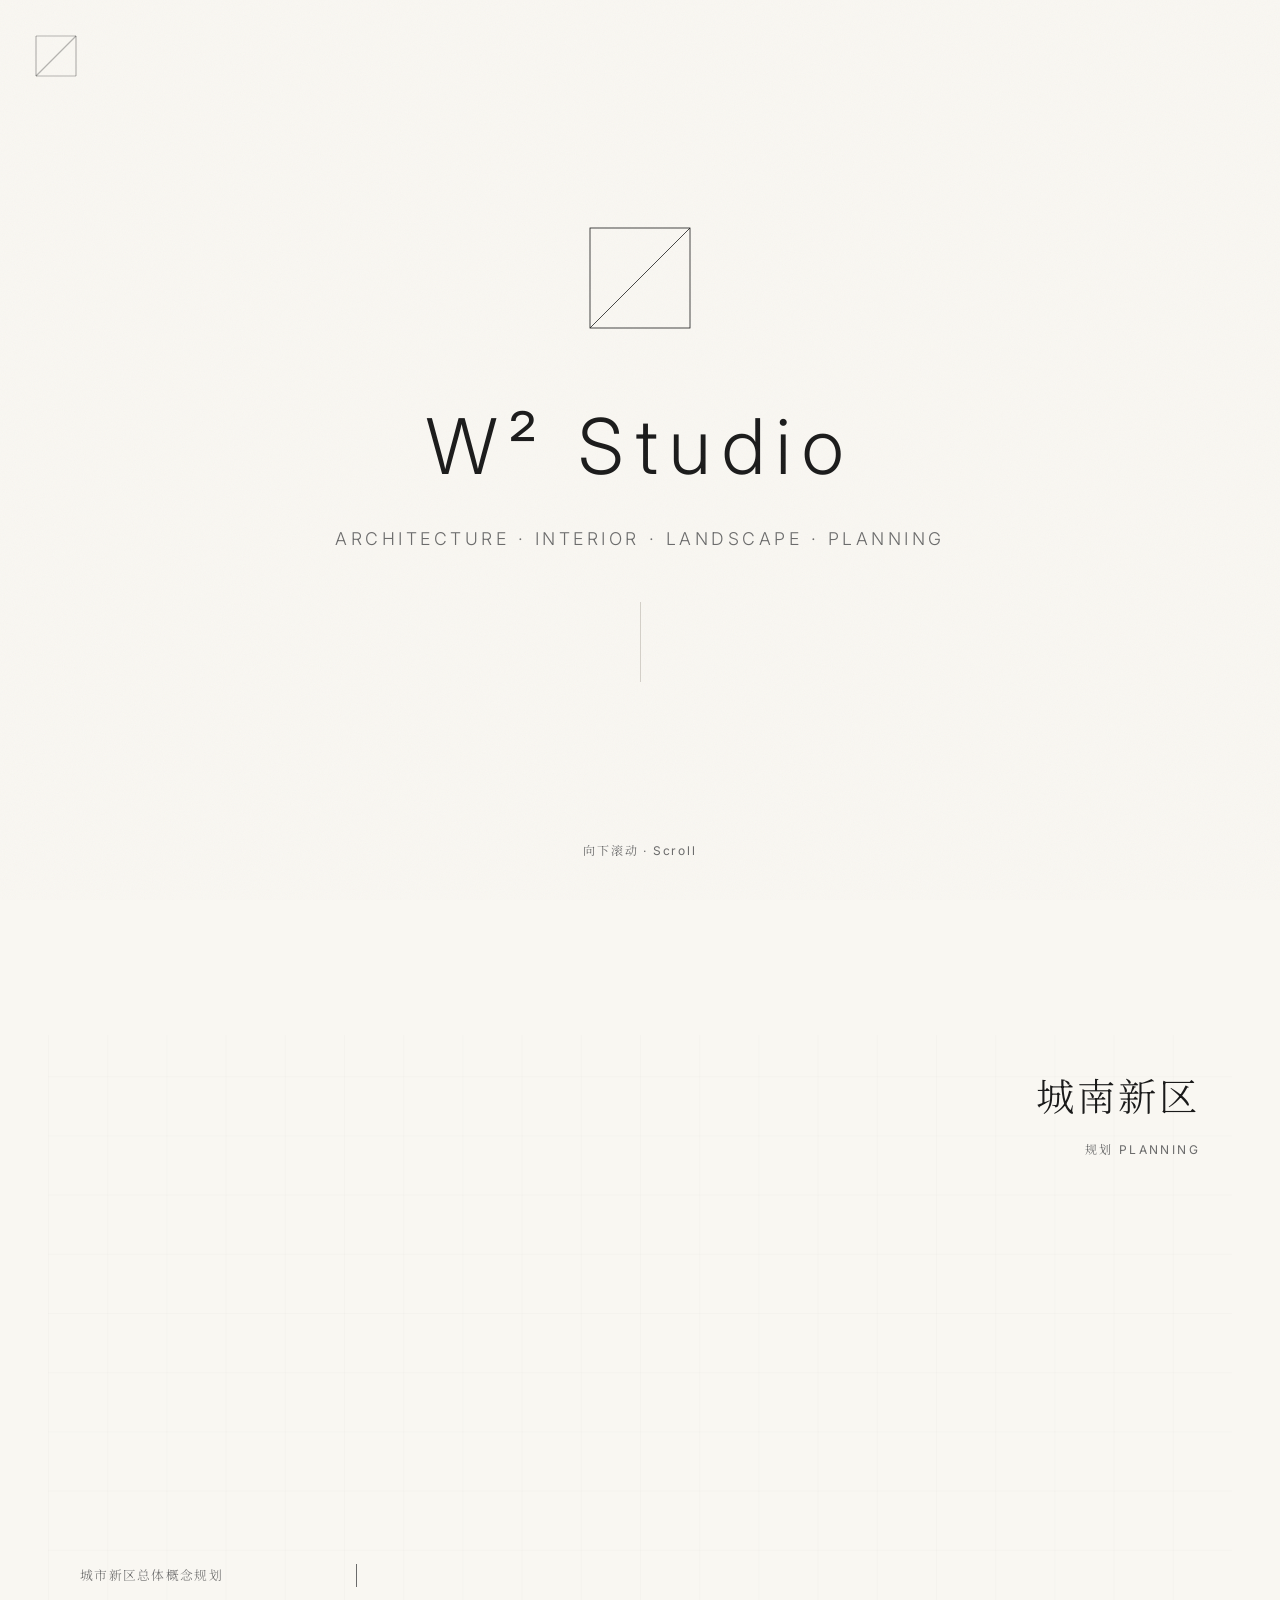
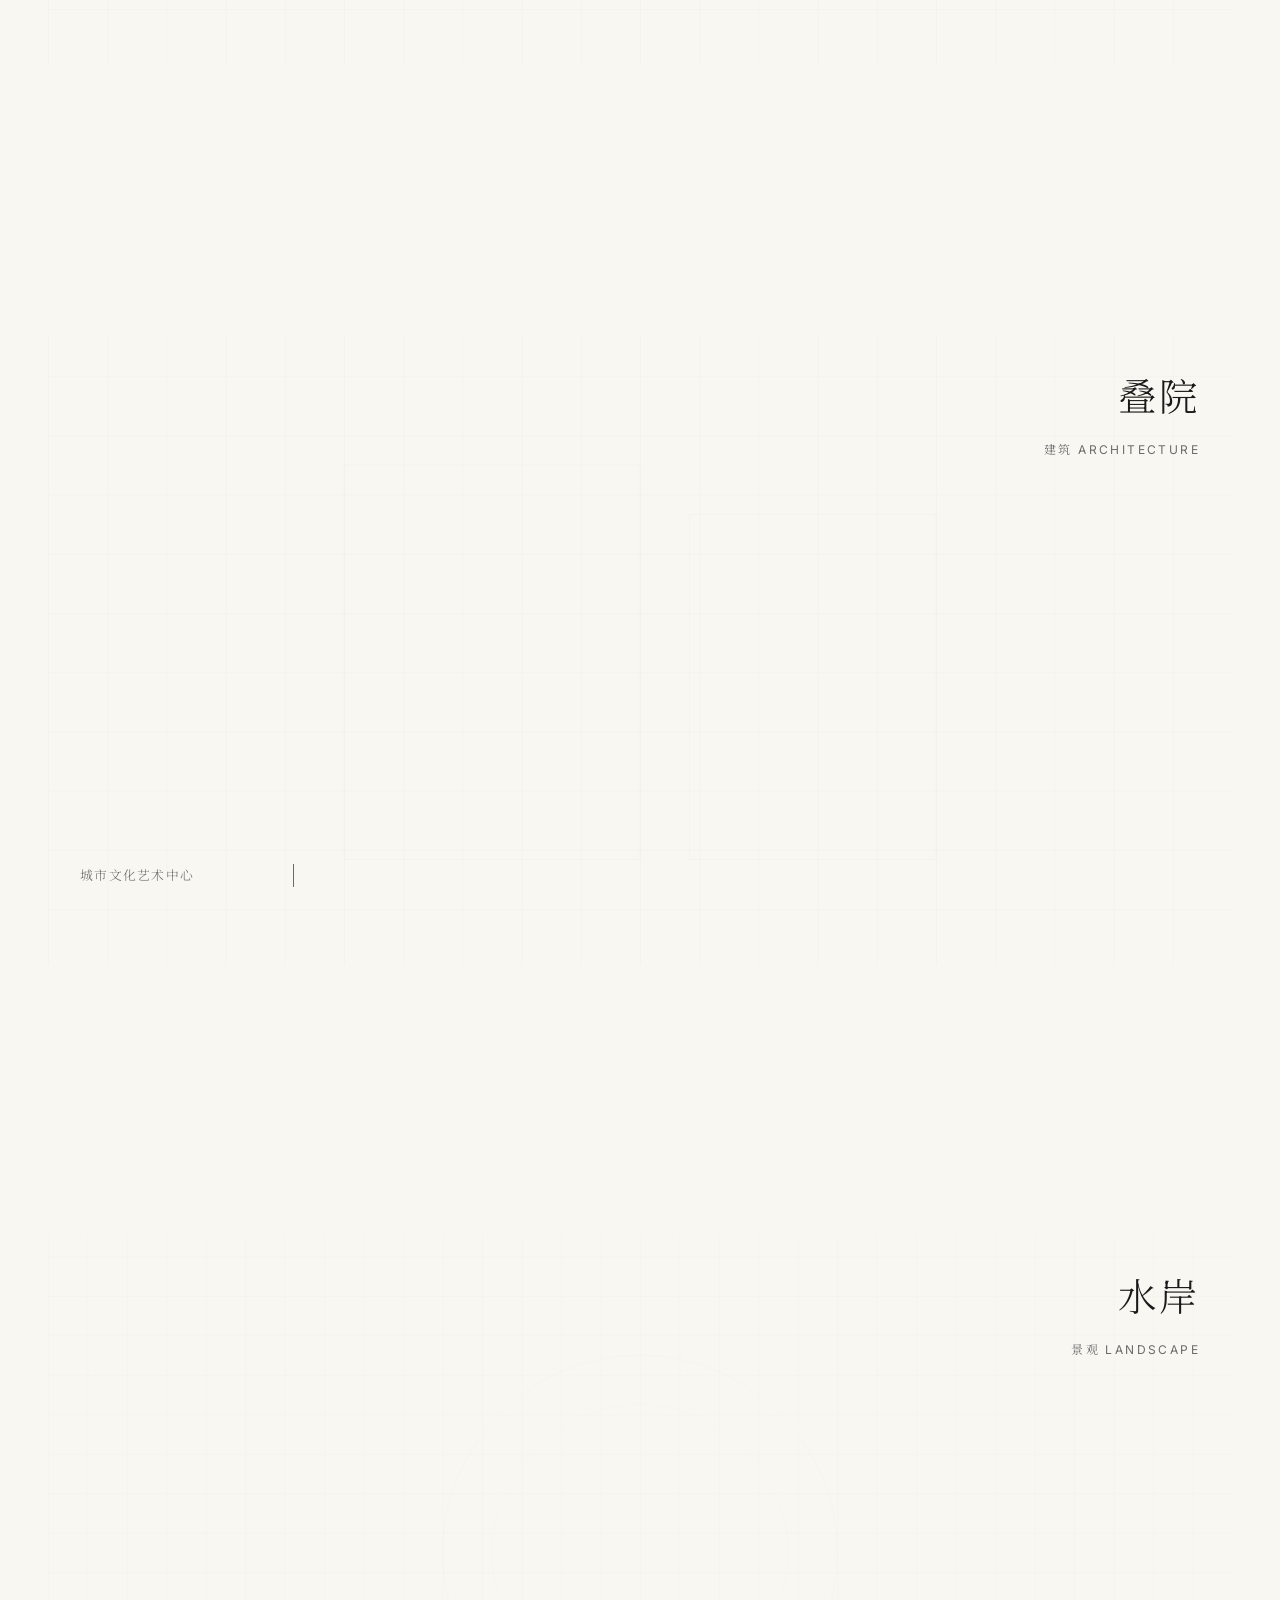
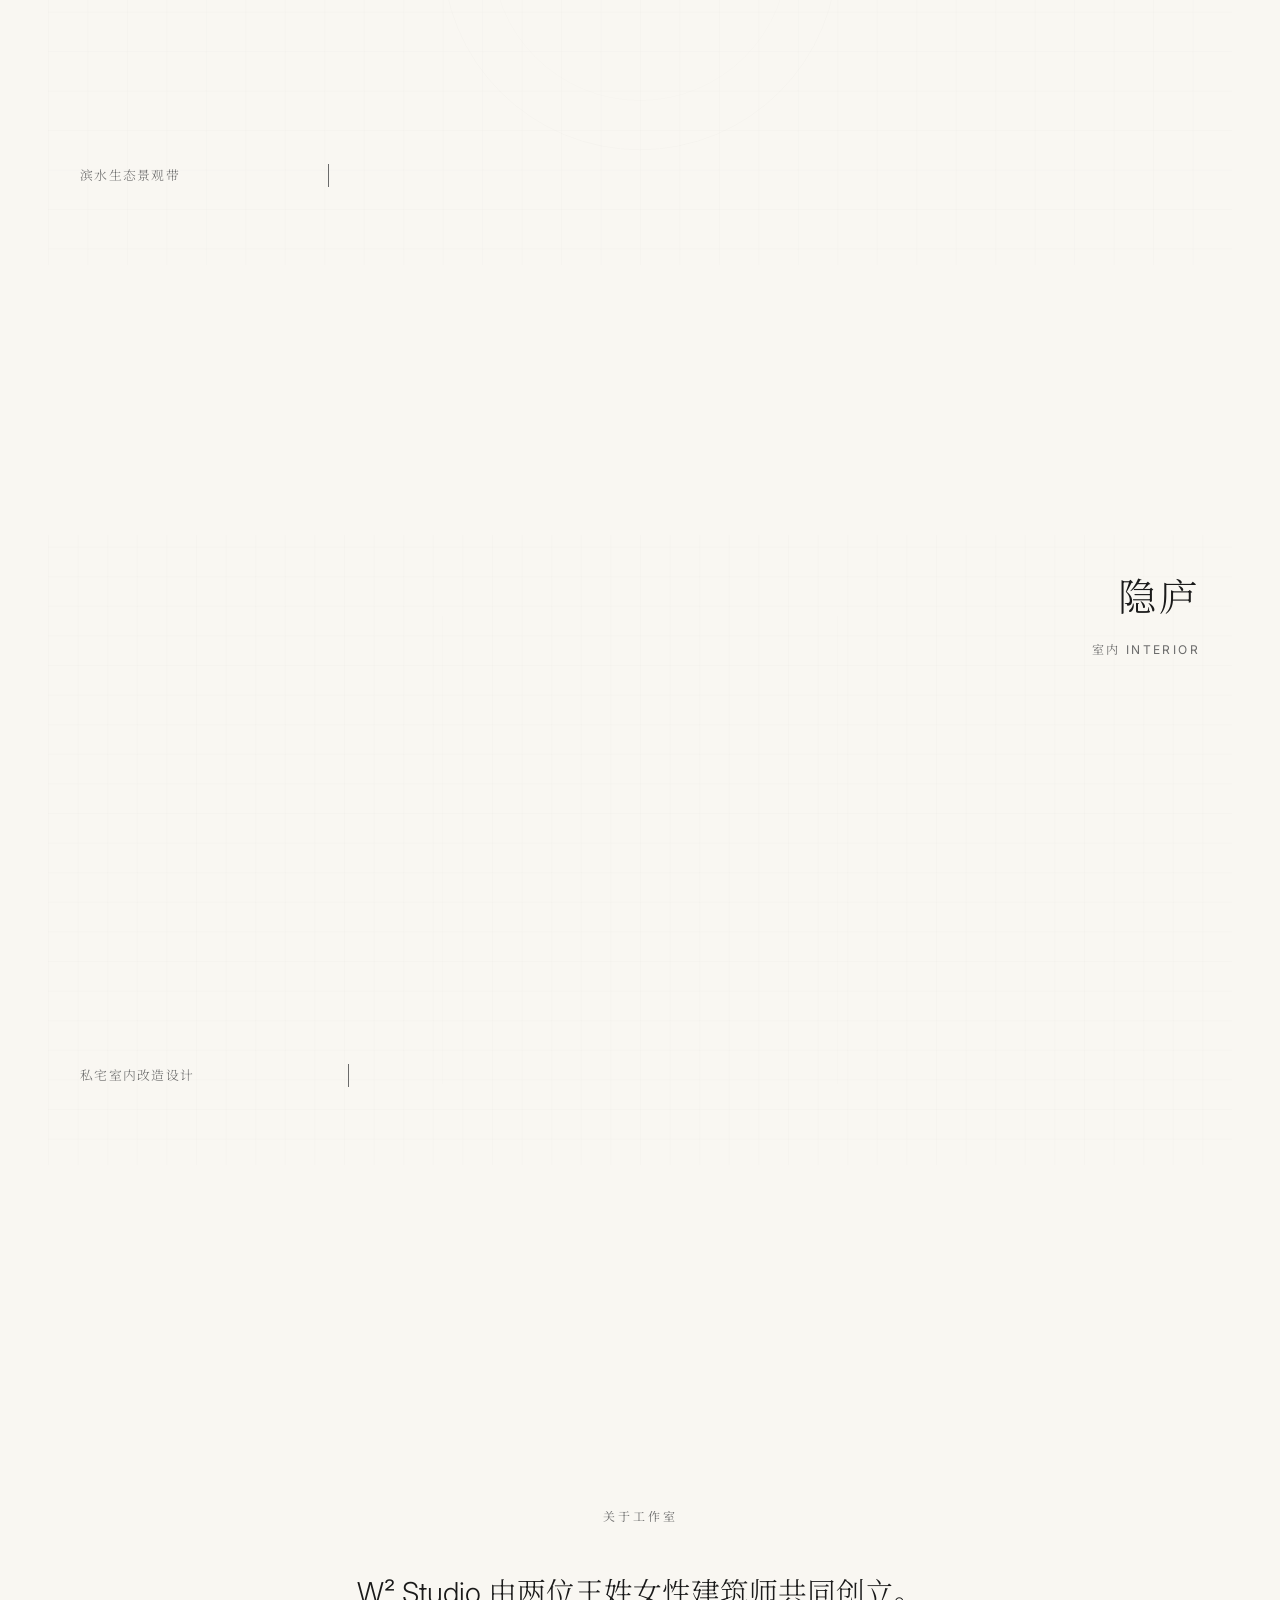
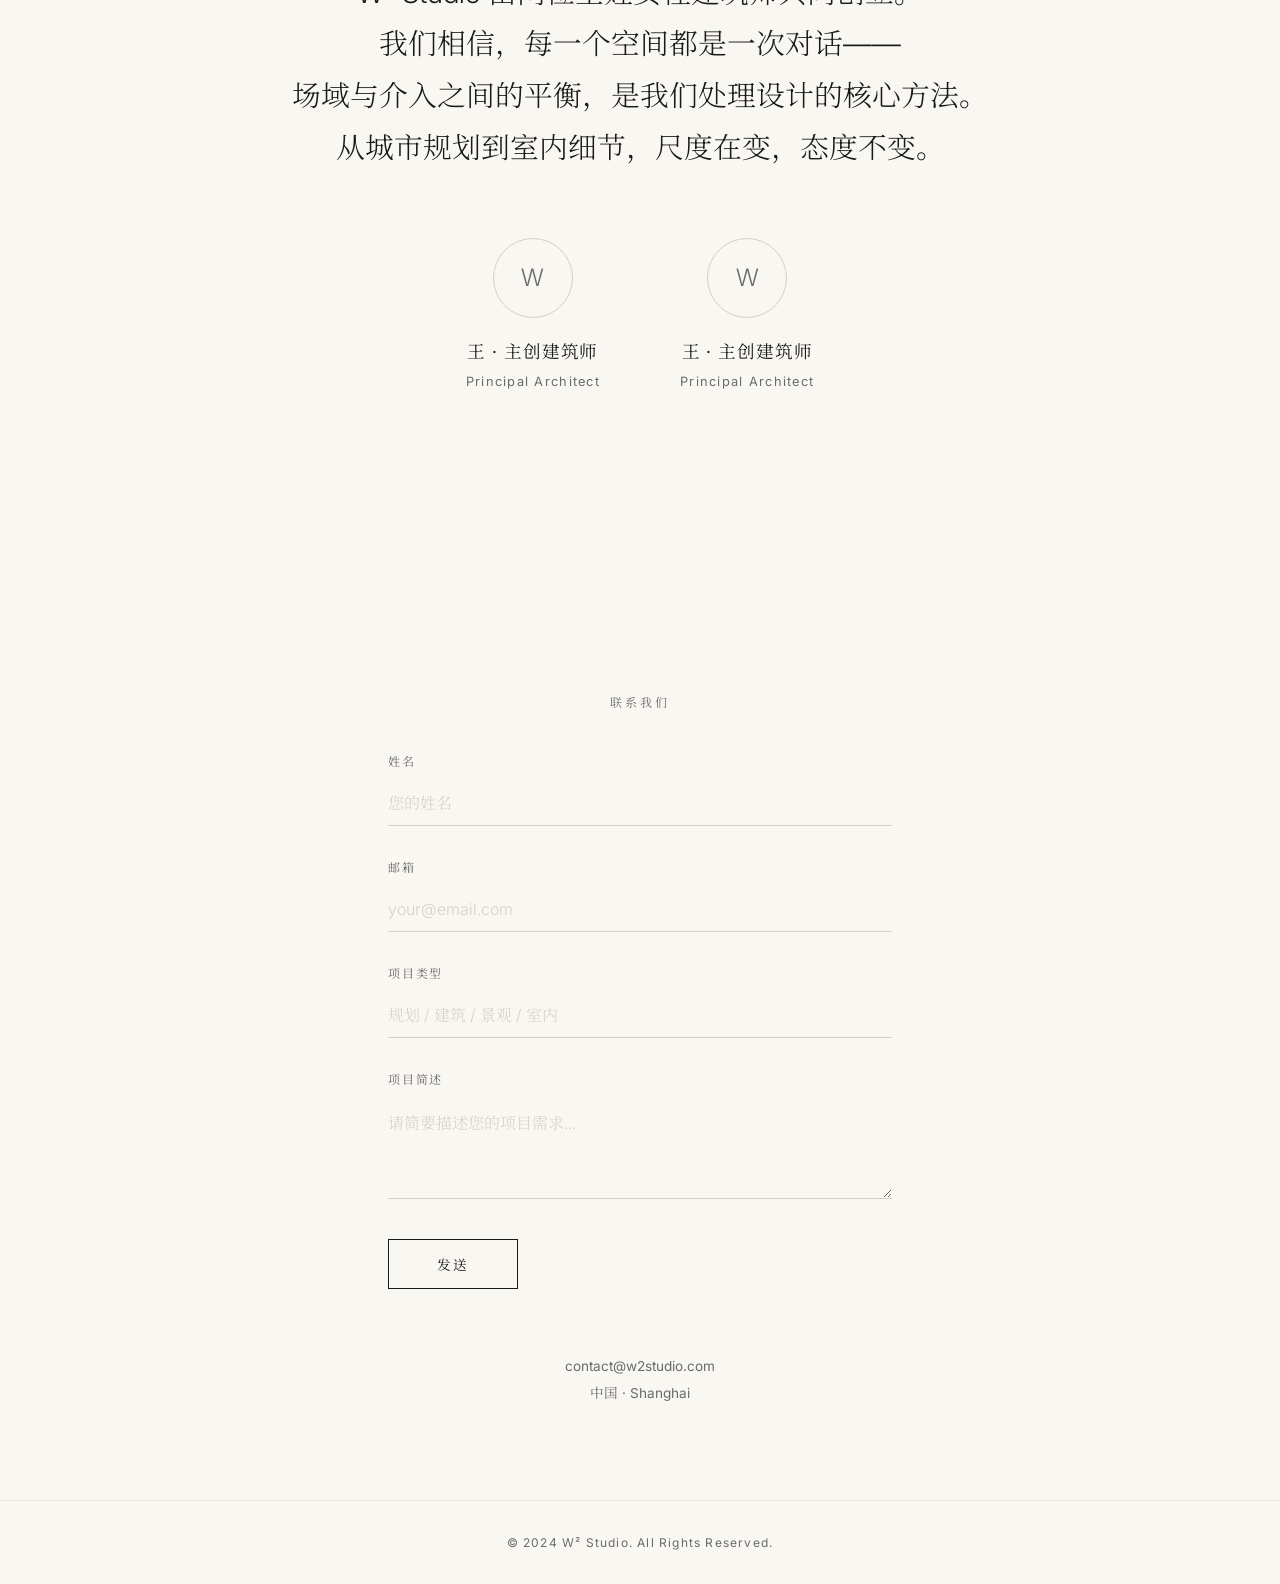
<file: index.html>
<!DOCTYPE html>
<html lang="zh-CN">
<head>
<meta charset="UTF-8">
<meta name="viewport" content="width=device-width, initial-scale=1.0">
<title>W² Studio — Architecture Design</title>
<link rel="preconnect" href="https://fonts.googleapis.com">
<link rel="preconnect" href="https://fonts.gstatic.com" crossorigin>
<link href="https://fonts.googleapis.com/css2?family=Inter:wght@300;400;500&family=Noto+Serif+SC:wght@300;400&display=swap" rel="stylesheet">
<style>
*, *::before, *::after { margin: 0; padding: 0; box-sizing: border-box; }

:root {
  --warm-white: #F9F7F2;
  --charcoal: #1A1A1A;
  --muted: #6B6B6B;
  --light-gray: #D4D0C8;
  --accent: #8B7355;
  --grain-opacity: 0.04;
}

html {
  scroll-behavior: smooth;
  scroll-snap-type: y mandatory;
  overflow-y: scroll;
}

body {
  font-family: 'Inter', 'Noto Serif SC', sans-serif;
  background: var(--warm-white);
  color: var(--charcoal);
  line-height: 1.6;
  overflow-x: hidden;
}

/* Grain texture overlay */
body::before {
  content: '';
  position: fixed;
  inset: 0;
  z-index: 9999;
  pointer-events: none;
  opacity: var(--grain-opacity);
  background-image: url("data:image/svg+xml,%3Csvg viewBox='0 0 256 256' xmlns='http://www.w3.org/2000/svg'%3E%3Cfilter id='noise'%3E%3CfeTurbulence type='fractalNoise' baseFrequency='0.9' numOctaves='4' stitchTiles='stitch'/%3E%3C/filter%3E%3Crect width='100%25' height='100%25' filter='url(%23noise)'/%3E%3C/svg%3E");
  background-repeat: repeat;
  background-size: 256px 256px;
}

/* Reduced motion */
@media (prefers-reduced-motion: reduce) {
  html { scroll-behavior: auto; }
  *, *::before, *::after {
    animation-duration: 0.01ms !important;
    transition-duration: 0.01ms !important;
  }
}

/* ===================== MONOGRAM LOGO ===================== */
.monogram-container {
  position: fixed;
  top: 32px;
  left: 32px;
  z-index: 1000;
  width: 48px;
  height: 48px;
  cursor: pointer;
}

.monogram-svg {
  width: 100%;
  height: 100%;
}

.monogram-svg line {
  stroke: var(--charcoal);
  stroke-width: 1.2;
  fill: none;
  opacity: 0.3;
  transition: opacity 0.4s ease;
}

.monogram-container:hover .monogram-svg line {
  opacity: 1;
}

/* Growth animation — sides are 40 units, diagonal is ~56.6 units */
.monogram-svg .line-top,
.monogram-svg .line-bottom,
.monogram-svg .line-left,
.monogram-svg .line-right {
  stroke-dasharray: 40;
  stroke-dashoffset: 40;
}

.monogram-svg .line-diag {
  stroke-dasharray: 57;
  stroke-dashoffset: 57;
}

.monogram-grown .line-top    { animation: growLine40 0.6s 0.2s ease forwards; }
.monogram-grown .line-right  { animation: growLine40 0.6s 0.35s ease forwards; }
.monogram-grown .line-bottom { animation: growLine40 0.6s 0.5s ease forwards; }
.monogram-grown .line-left   { animation: growLine40 0.6s 0.65s ease forwards; }
.monogram-grown .line-diag   { animation: growLine57 0.5s 0.9s ease forwards; }

@keyframes growLine40 {
  to { stroke-dashoffset: 0; }
}

@keyframes growLine57 {
  to { stroke-dashoffset: 0; }
}

/* Navigation overlay */
.nav-overlay {
  position: fixed;
  inset: 0;
  background: rgba(249, 247, 242, 0.97);
  z-index: 999;
  display: flex;
  align-items: center;
  justify-content: center;
  opacity: 0;
  pointer-events: none;
  transition: opacity 0.5s ease;
}

.nav-overlay.active {
  opacity: 1;
  pointer-events: auto;
}

.nav-links {
  list-style: none;
  text-align: center;
}

.nav-links li {
  margin: 24px 0;
  opacity: 0;
  transform: translateY(20px);
  transition: all 0.4s ease;
}

.nav-overlay.active .nav-links li {
  opacity: 1;
  transform: translateY(0);
}

.nav-overlay.active .nav-links li:nth-child(1) { transition-delay: 0.1s; }
.nav-overlay.active .nav-links li:nth-child(2) { transition-delay: 0.2s; }
.nav-overlay.active .nav-links li:nth-child(3) { transition-delay: 0.3s; }
.nav-overlay.active .nav-links li:nth-child(4) { transition-delay: 0.4s; }

.nav-links a {
  font-size: 2rem;
  font-weight: 300;
  color: var(--charcoal);
  text-decoration: none;
  letter-spacing: 0.08em;
  transition: color 0.3s;
  cursor: pointer;
}

.nav-links a:hover { color: var(--accent); }

/* ===================== SECTIONS ===================== */
section {
  min-height: 100vh;
  scroll-snap-align: start;
  position: relative;
  display: flex;
  align-items: center;
  justify-content: center;
}

/* ===================== HERO ===================== */
.hero {
  flex-direction: column;
  text-align: center;
  padding: 0 24px;
}

.hero-logo {
  width: 120px;
  height: 120px;
  margin-bottom: 48px;
  opacity: 0;
  animation: fadeIn 1.2s 1.4s ease forwards;
}

.hero-logo svg {
  width: 100%;
  height: 100%;
}

.hero-logo svg rect,
.hero-logo svg line {
  stroke: var(--charcoal);
  stroke-width: 0.8;
  fill: none;
}

.hero-title {
  font-size: clamp(2.5rem, 6vw, 5rem);
  font-weight: 300;
  letter-spacing: 0.15em;
  margin-bottom: 16px;
  opacity: 0;
  animation: fadeIn 1s 1.8s ease forwards;
}

.hero-subtitle {
  font-size: clamp(0.9rem, 1.5vw, 1.1rem);
  font-weight: 300;
  color: var(--muted);
  letter-spacing: 0.2em;
  text-transform: uppercase;
  opacity: 0;
  animation: fadeIn 1s 2.2s ease forwards;
}

.hero-line {
  width: 1px;
  height: 80px;
  background: var(--light-gray);
  margin-top: 48px;
  opacity: 0;
  animation: fadeIn 1s 2.6s ease forwards;
}

.hero-scroll-hint {
  position: absolute;
  bottom: 40px;
  font-size: 0.75rem;
  letter-spacing: 0.15em;
  color: var(--muted);
  opacity: 0;
  animation: fadeIn 1s 3s ease forwards, float 3s 3.5s ease-in-out infinite;
}

@keyframes fadeIn {
  to { opacity: 1; }
}

@keyframes float {
  0%, 100% { transform: translateY(0); }
  50% { transform: translateY(8px); }
}

/* ===================== PROJECT SECTIONS ===================== */
.project-section {
  flex-direction: column;
  padding: 80px 48px;
  overflow: hidden;
}

.project-layers {
  position: relative;
  width: 100%;
  max-width: 1200px;
  aspect-ratio: 16/9;
  max-height: 70vh;
}

/* Layer 1: Grid */
.layer-grid {
  position: absolute;
  inset: 0;
  opacity: 0;
  transition: opacity 1s ease;
}

.layer-grid.visible { opacity: 1; }

.layer-grid svg {
  width: 100%;
  height: 100%;
}

/* Layer 2: Technical info (typewriter) */
.layer-info {
  position: absolute;
  bottom: 32px;
  left: 32px;
  z-index: 2;
  font-size: 0.8rem;
  font-weight: 300;
  letter-spacing: 0.1em;
  color: var(--muted);
  line-height: 1.8;
}

.layer-info .typewriter-line {
  overflow: hidden;
  white-space: nowrap;
  opacity: 0;
  border-right: 1px solid var(--muted);
}

.layer-info .typewriter-line.active {
  opacity: 1;
  animation: typing 1.5s steps(30) forwards, blink 0.8s step-end infinite;
}

.layer-info .typewriter-line.done {
  opacity: 1;
  border-right: none;
}

@keyframes typing {
  from { width: 0; }
  to { width: 100%; }
}

@keyframes blink {
  50% { border-color: transparent; }
}

/* Layer 3: Image */
.layer-image {
  position: absolute;
  inset: 0;
  z-index: 3;
  opacity: 0;
  transition: opacity 0.8s ease;
  overflow: hidden;
}

.layer-image.visible { opacity: 1; }

.layer-image .project-render {
  width: 100%;
  height: 100%;
  object-fit: cover;
}

/* Placeholder renders using CSS gradients */
.render-planning {
  background:
    linear-gradient(135deg, rgba(139,115,85,0.15) 0%, transparent 50%),
    linear-gradient(225deg, rgba(100,100,100,0.1) 0%, transparent 50%),
    repeating-linear-gradient(0deg, transparent, transparent 40px, rgba(0,0,0,0.03) 40px, rgba(0,0,0,0.03) 41px),
    repeating-linear-gradient(90deg, transparent, transparent 40px, rgba(0,0,0,0.03) 40px, rgba(0,0,0,0.03) 41px),
    linear-gradient(180deg, #E8E4DC 0%, #D4CFC5 100%);
}

.render-architecture {
  background:
    linear-gradient(180deg, rgba(200,190,175,0.6) 0%, rgba(180,170,155,0.3) 40%, transparent 40%),
    linear-gradient(90deg, transparent 30%, rgba(160,150,135,0.2) 30%, rgba(160,150,135,0.2) 32%, transparent 32%),
    linear-gradient(90deg, transparent 60%, rgba(160,150,135,0.2) 60%, rgba(160,150,135,0.2) 62%, transparent 62%),
    linear-gradient(0deg, rgba(120,110,95,0.15) 0%, transparent 60%),
    linear-gradient(180deg, #DDD8CE 0%, #C8C2B8 100%);
}

.render-landscape {
  background:
    radial-gradient(ellipse at 30% 70%, rgba(120,140,100,0.25) 0%, transparent 50%),
    radial-gradient(ellipse at 70% 60%, rgba(100,130,90,0.2) 0%, transparent 40%),
    linear-gradient(0deg, rgba(140,160,120,0.15) 0%, transparent 30%),
    linear-gradient(180deg, #D8D4C8 0%, #C5C0B5 100%);
}

.render-interior {
  background:
    linear-gradient(135deg, rgba(200,185,160,0.4) 0%, transparent 60%),
    linear-gradient(45deg, transparent 40%, rgba(220,210,195,0.3) 40%, rgba(220,210,195,0.3) 60%, transparent 60%),
    radial-gradient(ellipse at 80% 20%, rgba(255,250,240,0.5) 0%, transparent 40%),
    linear-gradient(180deg, #E0DBD0 0%, #D0C8BC 100%);
}

/* Project title overlay */
.project-title-overlay {
  position: absolute;
  top: 32px;
  right: 32px;
  z-index: 4;
  text-align: right;
}

.project-title-overlay h2 {
  font-size: clamp(1.5rem, 3vw, 2.5rem);
  font-weight: 300;
  letter-spacing: 0.08em;
  margin-bottom: 8px;
}

.project-title-overlay .project-type {
  font-size: 0.75rem;
  letter-spacing: 0.2em;
  text-transform: uppercase;
  color: var(--muted);
}

/* ===================== ABOUT ===================== */
.about {
  flex-direction: column;
  padding: 80px 48px;
  text-align: center;
  max-width: 900px;
  margin: 0 auto;
}

.about-label {
  font-size: 0.75rem;
  letter-spacing: 0.25em;
  text-transform: uppercase;
  color: var(--muted);
  margin-bottom: 40px;
  opacity: 0;
  transform: translateY(20px);
  transition: all 0.8s ease;
}

.about.visible .about-label {
  opacity: 1;
  transform: translateY(0);
}

.about-philosophy {
  font-size: clamp(1.2rem, 2.5vw, 1.8rem);
  font-weight: 300;
  line-height: 1.8;
  margin-bottom: 64px;
  opacity: 0;
  transform: translateY(20px);
  transition: all 0.8s 0.2s ease;
}

.about.visible .about-philosophy {
  opacity: 1;
  transform: translateY(0);
}

.founders {
  display: flex;
  gap: 80px;
  justify-content: center;
  flex-wrap: wrap;
}

.founder {
  text-align: center;
  opacity: 0;
  transform: translateY(20px);
  transition: all 0.8s ease;
}

.about.visible .founder:nth-child(1) { transition-delay: 0.4s; opacity: 1; transform: translateY(0); }
.about.visible .founder:nth-child(2) { transition-delay: 0.6s; opacity: 1; transform: translateY(0); }

.founder-avatar {
  width: 80px;
  height: 80px;
  border-radius: 50%;
  margin: 0 auto 20px;
  display: flex;
  align-items: center;
  justify-content: center;
  font-size: 1.5rem;
  font-weight: 300;
  color: var(--muted);
  border: 1px solid var(--light-gray);
}

.founder-name {
  font-size: 1.1rem;
  font-weight: 400;
  letter-spacing: 0.05em;
  margin-bottom: 6px;
}

.founder-role {
  font-size: 0.8rem;
  color: var(--muted);
  letter-spacing: 0.1em;
}

/* ===================== CONTACT ===================== */
.contact {
  flex-direction: column;
  padding: 80px 48px;
  max-width: 600px;
  margin: 0 auto;
  width: 100%;
}

.contact-label {
  font-size: 0.75rem;
  letter-spacing: 0.25em;
  text-transform: uppercase;
  color: var(--muted);
  margin-bottom: 40px;
  text-align: center;
  opacity: 0;
  transform: translateY(20px);
  transition: all 0.8s ease;
}

.contact.visible .contact-label {
  opacity: 1;
  transform: translateY(0);
}

.contact-form {
  width: 100%;
  opacity: 0;
  transform: translateY(20px);
  transition: all 0.8s 0.2s ease;
}

.contact.visible .contact-form {
  opacity: 1;
  transform: translateY(0);
}

.form-group {
  margin-bottom: 32px;
}

.form-group label {
  display: block;
  font-size: 0.75rem;
  letter-spacing: 0.15em;
  text-transform: uppercase;
  color: var(--muted);
  margin-bottom: 10px;
}

.form-group input,
.form-group textarea {
  width: 100%;
  background: transparent;
  border: none;
  border-bottom: 1px solid var(--light-gray);
  padding: 12px 0;
  font-family: inherit;
  font-size: 1rem;
  font-weight: 300;
  color: var(--charcoal);
  outline: none;
  transition: border-color 0.3s;
  cursor: pointer;
}

.form-group input:focus,
.form-group textarea:focus {
  border-bottom-color: var(--charcoal);
}

.form-group textarea {
  resize: vertical;
  min-height: 100px;
}

.form-group input::placeholder,
.form-group textarea::placeholder {
  color: var(--light-gray);
}

.submit-btn {
  display: inline-block;
  padding: 14px 48px;
  border: 1px solid var(--charcoal);
  background: transparent;
  font-family: inherit;
  font-size: 0.85rem;
  letter-spacing: 0.15em;
  text-transform: uppercase;
  color: var(--charcoal);
  cursor: pointer;
  transition: all 0.3s ease;
}

.submit-btn:hover {
  background: var(--charcoal);
  color: var(--warm-white);
}

.contact-info {
  margin-top: 64px;
  text-align: center;
  font-size: 0.85rem;
  color: var(--muted);
  line-height: 2;
  opacity: 0;
  transform: translateY(20px);
  transition: all 0.8s 0.4s ease;
}

.contact.visible .contact-info {
  opacity: 1;
  transform: translateY(0);
}

/* ===================== FOOTER ===================== */
.footer {
  padding: 32px 48px;
  text-align: center;
  font-size: 0.75rem;
  color: var(--muted);
  letter-spacing: 0.1em;
  border-top: 1px solid rgba(0,0,0,0.06);
}

/* ===================== RESPONSIVE ===================== */
@media (max-width: 768px) {
  .monogram-container {
    top: 20px;
    left: 20px;
    width: 36px;
    height: 36px;
  }

  .project-section {
    padding: 60px 24px;
  }

  .project-layers {
    aspect-ratio: 4/3;
    max-height: 60vh;
  }

  .layer-info {
    bottom: 16px;
    left: 16px;
    font-size: 0.7rem;
  }

  .project-title-overlay {
    top: 16px;
    right: 16px;
  }

  .about, .contact {
    padding: 60px 24px;
  }

  .founders {
    gap: 48px;
  }

  .nav-links a {
    font-size: 1.5rem;
  }
}

@media (max-width: 480px) {
  .hero-title {
    letter-spacing: 0.08em;
  }

  .founders {
    flex-direction: column;
    gap: 40px;
  }
}
</style>
</head>
<body>

<!-- ==================== MONOGRAM NAV ==================== -->
<div class="monogram-container" id="monogram" role="button" aria-label="Navigation menu" tabindex="0">
  <svg class="monogram-svg" viewBox="0 0 48 48">
    <line class="line-top" x1="4" y1="4" x2="44" y2="4" />
    <line class="line-right" x1="44" y1="4" x2="44" y2="44" />
    <line class="line-bottom" x1="44" y1="44" x2="4" y2="44" />
    <line class="line-left" x1="4" y1="44" x2="4" y2="4" />
    <line class="line-diag" x1="4" y1="44" x2="44" y2="4" />
  </svg>
</div>

<!-- Nav overlay -->
<nav class="nav-overlay" id="navOverlay">
  <ul class="nav-links">
    <li><a href="#hero" onclick="closeNav()">首页</a></li>
    <li><a href="#works" onclick="closeNav()">作品</a></li>
    <li><a href="#about" onclick="closeNav()">关于</a></li>
    <li><a href="#contact" onclick="closeNav()">联系</a></li>
  </ul>
</nav>

<!-- ==================== HERO ==================== -->
<section class="hero" id="hero">
  <div class="hero-logo">
    <svg viewBox="0 0 120 120">
      <rect x="10" y="10" width="100" height="100" stroke-width="1" />
      <line x1="10" y1="110" x2="110" y2="10" stroke-width="1" />
    </svg>
  </div>
  <h1 class="hero-title">W² Studio</h1>
  <p class="hero-subtitle">Architecture &middot; Interior &middot; Landscape &middot; Planning</p>
  <div class="hero-line"></div>
  <span class="hero-scroll-hint">向下滚动 &middot; Scroll</span>
</section>

<!-- ==================== WORKS ==================== -->
<section class="project-section" id="works" data-project="0">
  <div class="project-layers">
    <div class="layer-grid">
      <svg viewBox="0 0 1200 675" preserveAspectRatio="xMidYMid slice">
        <defs>
          <pattern id="grid0" width="60" height="60" patternUnits="userSpaceOnUse">
            <path d="M 60 0 L 0 0 0 60" fill="none" stroke="rgba(0,0,0,0.06)" stroke-width="0.5"/>
          </pattern>
        </defs>
        <rect width="100%" height="100%" fill="url(#grid0)"/>
      </svg>
    </div>
    <div class="layer-image">
      <div class="project-render render-planning"></div>
    </div>
    <div class="layer-info">
      <div class="typewriter-line">城市新区总体概念规划</div>
      <div class="typewriter-line">Urban New District Masterplan · 2024</div>
      <div class="typewriter-line">规划面积: 12.8 km² | 容积率: 2.4</div>
    </div>
    <div class="project-title-overlay">
      <h2>城南新区</h2>
      <span class="project-type">规划 Planning</span>
    </div>
  </div>
</section>

<section class="project-section" data-project="1">
  <div class="project-layers">
    <div class="layer-grid">
      <svg viewBox="0 0 1200 675" preserveAspectRatio="xMidYMid slice">
        <defs>
          <pattern id="grid1" width="60" height="60" patternUnits="userSpaceOnUse">
            <path d="M 60 0 L 0 0 0 60" fill="none" stroke="rgba(0,0,0,0.06)" stroke-width="0.5"/>
          </pattern>
        </defs>
        <rect width="100%" height="100%" fill="url(#grid1)"/>
        <rect x="300" y="150" width="300" height="400" fill="none" stroke="rgba(0,0,0,0.04)" stroke-width="0.5"/>
        <rect x="650" y="200" width="250" height="350" fill="none" stroke="rgba(0,0,0,0.04)" stroke-width="0.5"/>
      </svg>
    </div>
    <div class="layer-image">
      <div class="project-render render-architecture"></div>
    </div>
    <div class="layer-info">
      <div class="typewriter-line">城市文化艺术中心</div>
      <div class="typewriter-line">Cultural Arts Center · 2024</div>
      <div class="typewriter-line">建筑面积: 18,500 m² | 层数: 5F</div>
    </div>
    <div class="project-title-overlay">
      <h2>叠院</h2>
      <span class="project-type">建筑 Architecture</span>
    </div>
  </div>
</section>

<section class="project-section" data-project="2">
  <div class="project-layers">
    <div class="layer-grid">
      <svg viewBox="0 0 1200 675" preserveAspectRatio="xMidYMid slice">
        <defs>
          <pattern id="grid2" width="40" height="40" patternUnits="userSpaceOnUse">
            <path d="M 40 0 L 0 0 0 40" fill="none" stroke="rgba(0,0,0,0.05)" stroke-width="0.5"/>
          </pattern>
        </defs>
        <rect width="100%" height="100%" fill="url(#grid2)"/>
        <circle cx="600" cy="340" r="200" fill="none" stroke="rgba(0,0,0,0.04)" stroke-width="0.5"/>
        <circle cx="600" cy="340" r="150" fill="none" stroke="rgba(0,0,0,0.03)" stroke-width="0.5"/>
      </svg>
    </div>
    <div class="layer-image">
      <div class="project-render render-landscape"></div>
    </div>
    <div class="layer-info">
      <div class="typewriter-line">滨水生态景观带</div>
      <div class="typewriter-line">Waterfront Eco-Park · 2023</div>
      <div class="typewriter-line">景观面积: 45,000 m² | 长度: 2.8 km</div>
    </div>
    <div class="project-title-overlay">
      <h2>水岸</h2>
      <span class="project-type">景观 Landscape</span>
    </div>
  </div>
</section>

<section class="project-section" data-project="3">
  <div class="project-layers">
    <div class="layer-grid">
      <svg viewBox="0 0 1200 675" preserveAspectRatio="xMidYMid slice">
        <defs>
          <pattern id="grid3" width="30" height="30" patternUnits="userSpaceOnUse">
            <path d="M 30 0 L 0 0 0 30" fill="none" stroke="rgba(0,0,0,0.04)" stroke-width="0.5"/>
          </pattern>
        </defs>
        <rect width="100%" height="100%" fill="url(#grid3)"/>
        <line x1="400" y1="100" x2="400" y2="575" stroke="rgba(0,0,0,0.03)" stroke-width="0.5"/>
        <line x1="800" y1="100" x2="800" y2="575" stroke="rgba(0,0,0,0.03)" stroke-width="0.5"/>
      </svg>
    </div>
    <div class="layer-image">
      <div class="project-render render-interior"></div>
    </div>
    <div class="layer-info">
      <div class="typewriter-line">私宅室内改造设计</div>
      <div class="typewriter-line">Private Residence Renovation · 2023</div>
      <div class="typewriter-line">室内面积: 320 m² | 材质: 木 · 石 · 铜</div>
    </div>
    <div class="project-title-overlay">
      <h2>隐庐</h2>
      <span class="project-type">室内 Interior</span>
    </div>
  </div>
</section>

<!-- ==================== ABOUT ==================== -->
<section class="about" id="about">
  <span class="about-label">关于工作室</span>
  <p class="about-philosophy">
    W² Studio 由两位王姓女性建筑师共同创立。<br>
    我们相信，每一个空间都是一次对话——<br>
    场域与介入之间的平衡，是我们处理设计的核心方法。<br>
    从城市规划到室内细节，尺度在变，态度不变。
  </p>
  <div class="founders">
    <div class="founder">
      <div class="founder-avatar">W</div>
      <div class="founder-name">王 &middot; 主创建筑师</div>
      <div class="founder-role">Principal Architect</div>
    </div>
    <div class="founder">
      <div class="founder-avatar">W</div>
      <div class="founder-name">王 &middot; 主创建筑师</div>
      <div class="founder-role">Principal Architect</div>
    </div>
  </div>
</section>

<!-- ==================== CONTACT ==================== -->
<section class="contact" id="contact">
  <span class="contact-label">联系我们</span>
  <form class="contact-form" onsubmit="handleSubmit(event)">
    <div class="form-group">
      <label for="name">姓名</label>
      <input type="text" id="name" name="name" placeholder="您的姓名" required>
    </div>
    <div class="form-group">
      <label for="email">邮箱</label>
      <input type="email" id="email" name="email" placeholder="your@email.com" required>
    </div>
    <div class="form-group">
      <label for="project-type">项目类型</label>
      <input type="text" id="project-type" name="project-type" placeholder="规划 / 建筑 / 景观 / 室内">
    </div>
    <div class="form-group">
      <label for="message">项目简述</label>
      <textarea id="message" name="message" placeholder="请简要描述您的项目需求..."></textarea>
    </div>
    <button type="submit" class="submit-btn">发送</button>
  </form>
  <div class="contact-info">
    <p>contact@w2studio.com</p>
    <p>中国 &middot; Shanghai</p>
  </div>
</section>

<!-- ==================== FOOTER ==================== -->
<footer class="footer">
  &copy; 2024 W² Studio. All Rights Reserved.
</footer>

<script>
// ===================== MONOGRAM ANIMATION =====================
document.addEventListener('DOMContentLoaded', () => {
  const monogram = document.getElementById('monogram');

  // Start growth animation
  setTimeout(() => {
    monogram.classList.add('monogram-grown');
  }, 300);

  // Nav toggle
  monogram.addEventListener('click', toggleNav);
  monogram.addEventListener('keydown', (e) => {
    if (e.key === 'Enter' || e.key === ' ') {
      e.preventDefault();
      toggleNav();
    }
  });
});

function toggleNav() {
  const overlay = document.getElementById('navOverlay');
  overlay.classList.toggle('active');
}

function closeNav() {
  document.getElementById('navOverlay').classList.remove('active');
}

// Close nav on Escape
document.addEventListener('keydown', (e) => {
  if (e.key === 'Escape') closeNav();
});

// ===================== SCROLL ANIMATIONS =====================
const observerOptions = {
  threshold: 0.3,
  rootMargin: '0px'
};

// Project layer animations
const projectObserver = new IntersectionObserver((entries) => {
  entries.forEach(entry => {
    if (entry.isIntersecting) {
      const section = entry.target;
      const grid = section.querySelector('.layer-grid');
      const image = section.querySelector('.layer-image');
      const lines = section.querySelectorAll('.typewriter-line');

      // Layer 1: Grid appears
      setTimeout(() => {
        if (grid) grid.classList.add('visible');
      }, 200);

      // Layer 2: Typewriter effect
      setTimeout(() => {
        lines.forEach((line, i) => {
          setTimeout(() => {
            line.classList.add('active');
            // Remove cursor after typing
            setTimeout(() => {
              line.classList.remove('active');
              line.classList.add('done');
            }, 1600);
          }, i * 1800);
        });
      }, 800);

      // Layer 3: Image fades in
      setTimeout(() => {
        if (image) image.classList.add('visible');
      }, 2000);
    }
  });
}, observerOptions);

document.querySelectorAll('.project-section').forEach(section => {
  projectObserver.observe(section);
});

// About / Contact fade-in
const fadeObserver = new IntersectionObserver((entries) => {
  entries.forEach(entry => {
    if (entry.isIntersecting) {
      entry.target.classList.add('visible');
    }
  });
}, { threshold: 0.2 });

document.querySelectorAll('.about, .contact').forEach(el => {
  fadeObserver.observe(el);
});

// ===================== FORM HANDLER =====================
function handleSubmit(e) {
  e.preventDefault();
  const btn = e.target.querySelector('.submit-btn');
  btn.textContent = '已发送';
  btn.style.background = 'var(--charcoal)';
  btn.style.color = 'var(--warm-white)';
  setTimeout(() => {
    btn.textContent = '发送';
    btn.style.background = 'transparent';
    btn.style.color = 'var(--charcoal)';
    e.target.reset();
  }, 2000);
}
</script>
</body>
</html>
</file>
